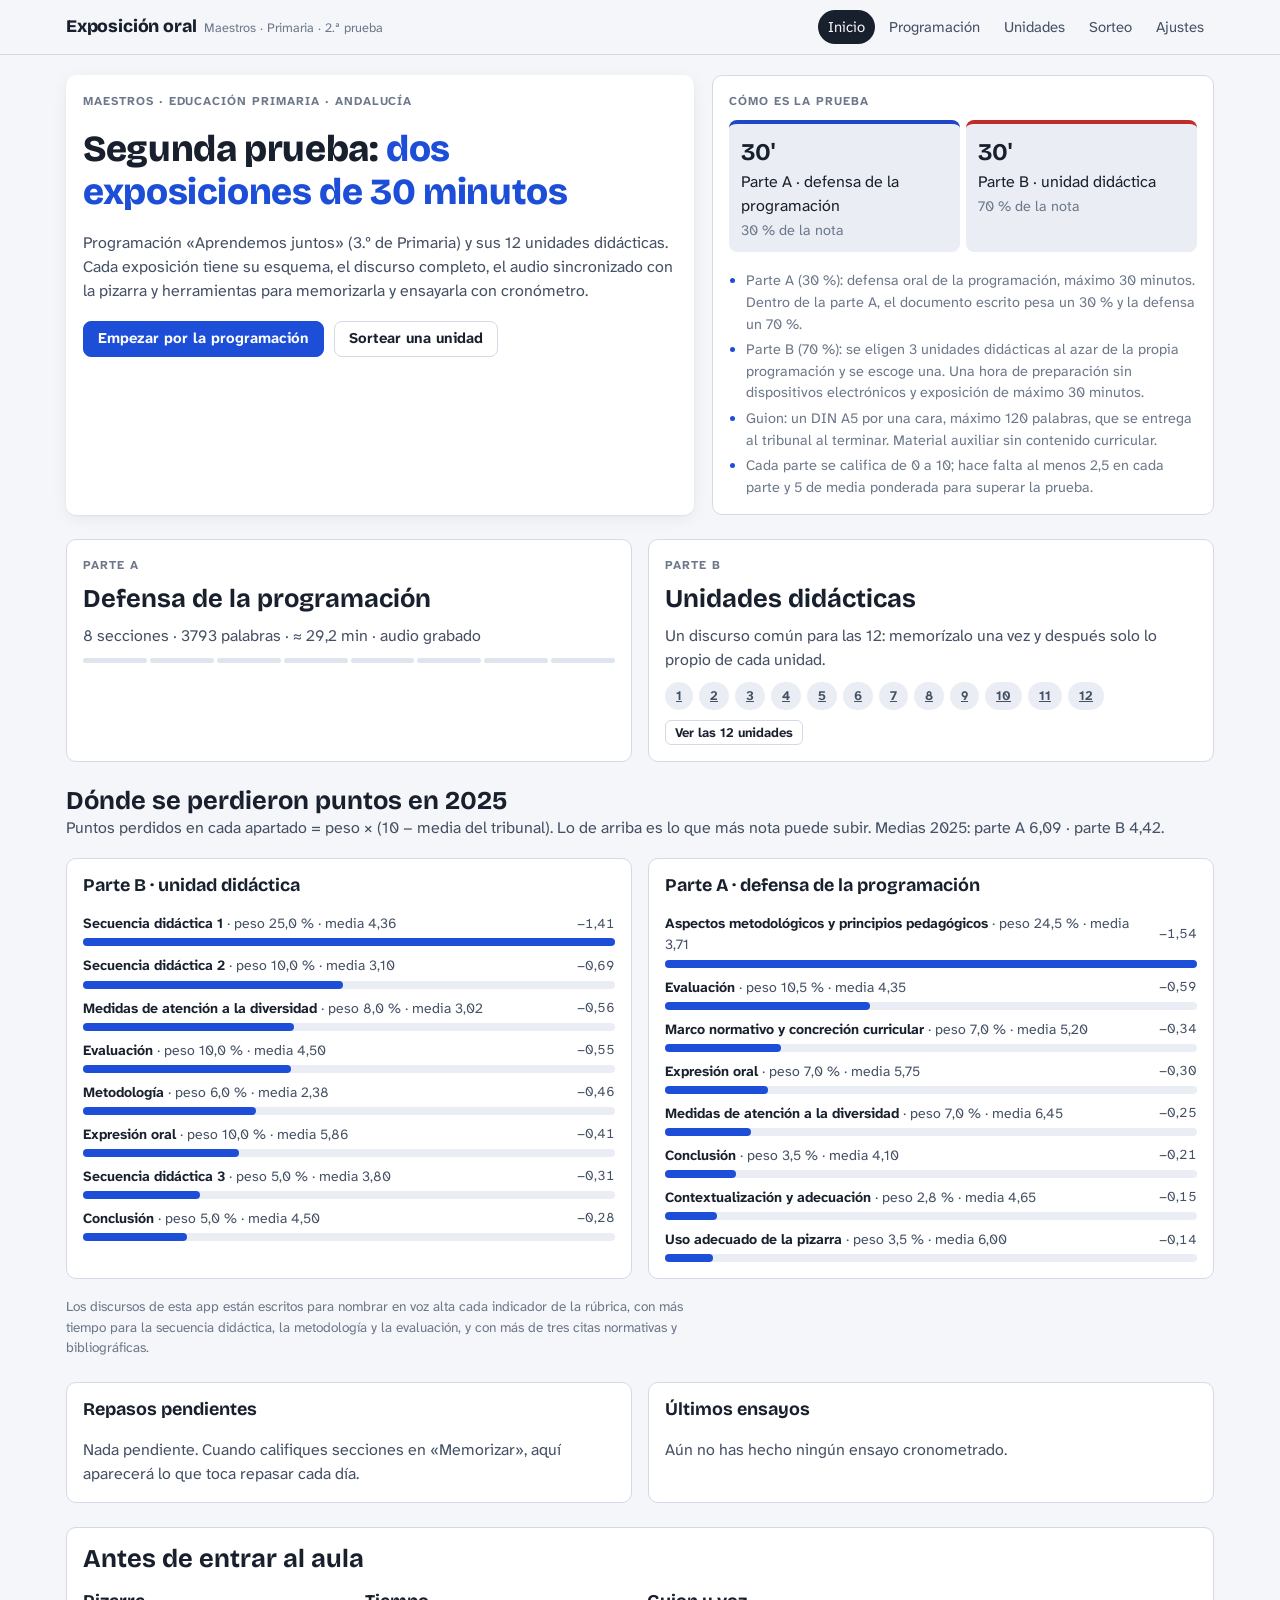
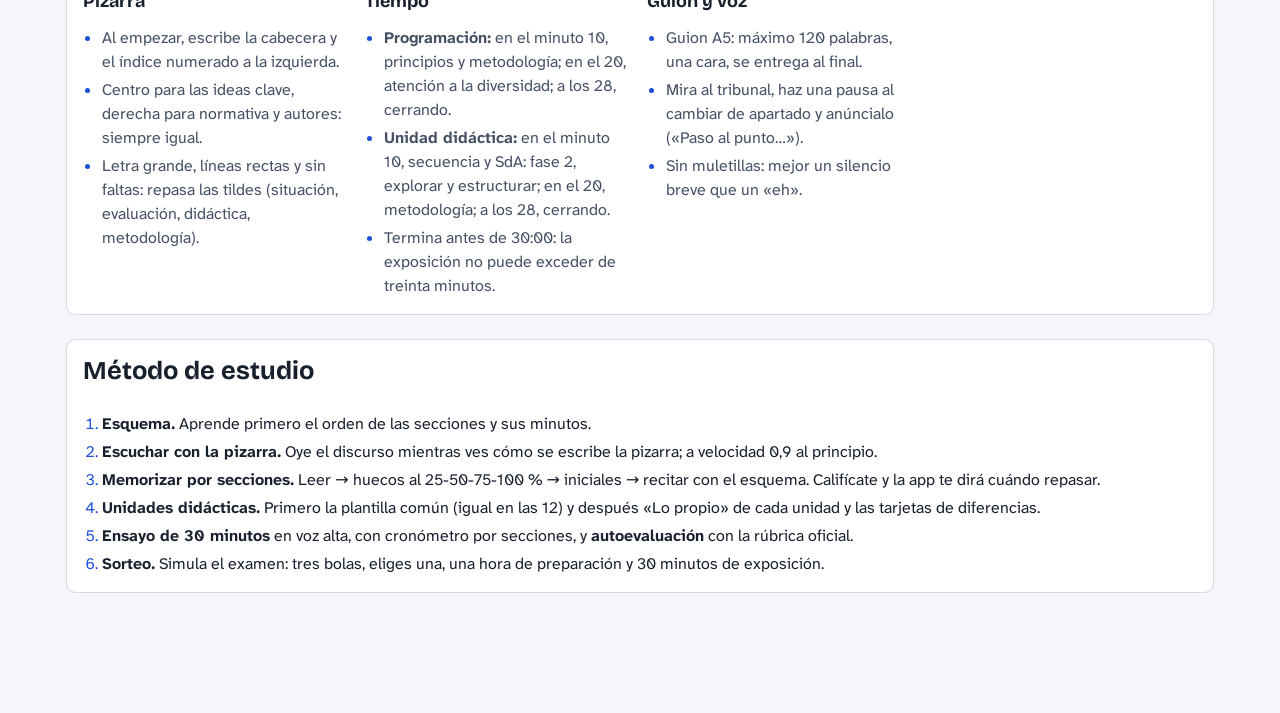
<file: index.html>
<!doctype html>
<html lang="es">
<head>
<meta charset="utf-8">
<meta name="viewport" content="width=device-width,initial-scale=1,viewport-fit=cover">
<title>Exposición oral de oposiciones</title>
<meta name="description" content="Memoriza y practica la defensa de la programación y la exposición de las unidades didácticas: esquema, discurso, audio, pizarra, memorización y ensayos cronometrados.">
<meta name="theme-color" content="#1d4ed8">
<link rel="icon" href="data:image/svg+xml,%3Csvg xmlns=%22http://www.w3.org/2000/svg%22 viewBox=%220 0 32 32%22%3E%3Crect x=%222%22 y=%225%22 width=%2228%22 height=%2220%22 rx=%223%22 fill=%22%231f47c8%22/%3E%3Cpath d=%22M8 13h16M8 18h10%22 stroke=%22white%22 stroke-width=%222.5%22 stroke-linecap=%22round%22/%3E%3C/svg%3E">
<link rel="preconnect" href="https://fonts.googleapis.com">
<link rel="preconnect" href="https://fonts.gstatic.com" crossorigin>
<link rel="stylesheet" href="https://fonts.googleapis.com/css2?family=Atkinson+Hyperlegible+Next:ital,wght@0,400;0,700;1,400&family=Bricolage+Grotesque:opsz,wght@12..96,600;12..96,800&family=JetBrains+Mono:wght@400;700&family=Kalam:wght@400;700&display=swap">
<link rel="stylesheet" href="css/estilos.css">
</head>
<body>
<noscript><p style="padding:16px">Esta aplicación necesita JavaScript.</p></noscript>
<script src="datos/contenido.js"></script>
<script src="datos/audio.js"></script>
<script src="js/util.js"></script>
<script src="js/nucleo.js"></script>
<script src="js/pizarra.js"></script>
<script src="js/vistas-expo.js"></script>
<script src="js/vistas-generales.js"></script>
<script src="js/app.js"></script>
</body>
</html>
</file>
<file: css/estilos.css>
/* Concepto: cuaderno de estudio con una pizarra de aula como pieza central.
   Claro = pizarra blanca y rotuladores; oscuro = pizarra verde y tiza. */
:root {
  --bg: #f4f6f9;
  --surface: #ffffff;
  --surface-2: #eaeef4;
  --surface-3: #dfe5ee;
  --fg: #18202d;
  --fg-2: #445064;
  --muted: #6c778a;
  --line: #d3dae5;
  --accent: #1d4ed8;
  --accent-ink: #ffffff;
  --accent-soft: #e3eafc;
  --marca: #fff0a3;
  --marca-ink: #3d3200;
  --bueno: #237047;
  --aviso: #9a6200;
  --critico: #b42318;
  --bueno-soft: #dff1e6;
  --aviso-soft: #fbefd6;
  --critico-soft: #fbe2df;
  --pz-fondo: #fbfbf8;
  --pz-marco: #b9c1cc;
  --pz-rojo: #c22b2b;
  --pz-negro: #1e2533;
  --pz-azul: #1f47c8;
  --pz-verde: #17734a;
  --pz-sombra: rgba(20, 30, 50, .12);
  --sombra: 0 1px 2px rgba(20, 30, 50, .06), 0 4px 16px rgba(20, 30, 50, .06);

  --f-display: "Bricolage Grotesque", "Segoe UI", system-ui, sans-serif;
  --f-texto: "Atkinson Hyperlegible Next", "Atkinson Hyperlegible", "Segoe UI", system-ui, -apple-system, sans-serif;
  --f-mano: "Kalam", "Segoe Print", "Comic Sans MS", cursive;
  --f-mono: "JetBrains Mono", ui-monospace, "SFMono-Regular", Menlo, monospace;

  --radio: 10px;
  --texto-discurso: 1.12rem;
  color-scheme: light;
}
@media (prefers-color-scheme: dark) {
  :root:not([data-theme="light"]) {
    --bg: #121a17; --surface: #19231f; --surface-2: #213029; --surface-3: #2a3b33; --fg: #e9efe9; --fg-2: #bccac1;
    --muted: #8fa197; --line: #2f4239; --accent: #8db4ff; --accent-ink: #0c1530; --accent-soft: #22324f;
    --marca: #5b4a12; --marca-ink: #ffeaa0; --bueno: #79d29b; --aviso: #f0bf5a; --critico: #ff8f84;
    --bueno-soft: #1d3a2a; --aviso-soft: #3d3016; --critico-soft: #43201d;
    --pz-fondo: #23332c; --pz-marco: #5a4632; --pz-rojo: #ffa094; --pz-negro: #f3f3ec; --pz-azul: #acc9ff; --pz-verde: #a2e3b8;
    --pz-sombra: rgba(0, 0, 0, .35); --sombra: 0 1px 2px rgba(0, 0, 0, .3), 0 4px 16px rgba(0, 0, 0, .25);
    color-scheme: dark;
  }
}
:root[data-theme="dark"] {
  --bg: #121a17; --surface: #19231f; --surface-2: #213029; --surface-3: #2a3b33; --fg: #e9efe9; --fg-2: #bccac1;
  --muted: #8fa197; --line: #2f4239; --accent: #8db4ff; --accent-ink: #0c1530; --accent-soft: #22324f;
  --marca: #5b4a12; --marca-ink: #ffeaa0; --bueno: #79d29b; --aviso: #f0bf5a; --critico: #ff8f84;
  --bueno-soft: #1d3a2a; --aviso-soft: #3d3016; --critico-soft: #43201d;
  --pz-fondo: #23332c; --pz-marco: #5a4632; --pz-rojo: #ffa094; --pz-negro: #f3f3ec; --pz-azul: #acc9ff; --pz-verde: #a2e3b8;
  --pz-sombra: rgba(0, 0, 0, .35); --sombra: 0 1px 2px rgba(0, 0, 0, .3), 0 4px 16px rgba(0, 0, 0, .25);
  color-scheme: dark;
}

* { box-sizing: border-box; }
[hidden] { display: none !important; }
html { -webkit-text-size-adjust: 100%; }
body {
  margin: 0; background: var(--bg); color: var(--fg);
  font-family: var(--f-texto); font-size: 16px; line-height: 1.5;
}
button, input, select, textarea { font: inherit; color: inherit; }
a { color: var(--accent); }
:focus-visible { outline: 2px solid var(--accent); outline-offset: 2px; border-radius: 4px; }
h1, h2, h3, h4 { font-family: var(--f-display); line-height: 1.15; text-wrap: balance; margin: 0; }
h1 { font-size: clamp(1.6rem, 1.2rem + 1.6vw, 2.3rem); font-weight: 800; letter-spacing: -.01em; }
h2 { font-size: clamp(1.25rem, 1.05rem + .8vw, 1.6rem); font-weight: 700; }
h3 { font-size: 1.12rem; font-weight: 700; }
p { margin: 0; }
.num { font-variant-numeric: tabular-nums; }
.sr { position: absolute; width: 1px; height: 1px; overflow: hidden; clip: rect(0 0 0 0); white-space: nowrap; }

/* ------------------------------------------------------------ armazón */
.barra {
  position: sticky; top: env(safe-area-inset-top, 0px); z-index: 30;
  background: var(--bg); background: color-mix(in srgb, var(--bg) 88%, transparent);
  backdrop-filter: blur(8px); -webkit-backdrop-filter: blur(8px);
  border-bottom: 1px solid var(--line);
}
.barra-in { max-width: 1180px; margin: 0 auto; padding: 10px 16px; display: flex; align-items: center; gap: 14px; flex-wrap: wrap; }
.marca-app { display: flex; align-items: baseline; gap: 8px; text-decoration: none; color: var(--fg); margin-right: auto; }
.marca-app b { font-family: var(--f-display); font-weight: 800; font-size: 1.1rem; letter-spacing: -.01em; }
.marca-app span { font-size: .8rem; color: var(--muted); }
.nav { display: flex; gap: 4px; flex-wrap: wrap; }
.nav a {
  text-decoration: none; color: var(--fg-2); padding: 6px 10px; border-radius: 999px; font-size: .93rem;
}
.nav a:hover { background: var(--surface-2); color: var(--fg); }
.nav a[aria-current="page"] { background: var(--fg); color: var(--bg); }

main { max-width: 1180px; margin: 0 auto; padding-inline: 16px; padding-block: 20px 120px; }
.pila { display: flex; flex-direction: column; gap: 18px; }
.fila { display: flex; gap: 10px; align-items: center; flex-wrap: wrap; }
.entre { justify-content: space-between; }
.rejilla { display: grid; gap: 14px; grid-template-columns: repeat(auto-fill, minmax(min(100%, 260px), 1fr)); }
.rejilla-2 { display: grid; gap: 16px; grid-template-columns: repeat(auto-fit, minmax(min(100%, 380px), 1fr)); }
.tarjeta { background: var(--surface); border: 1px solid var(--line); border-radius: var(--radio); padding: 16px; min-width: 0; }
.tarjeta.elevada { box-shadow: var(--sombra); border-color: transparent; }
.eyebrow { font-size: .75rem; letter-spacing: .08em; text-transform: uppercase; color: var(--muted); font-weight: 700; }
.suave { color: var(--fg-2); }
.tenue { color: var(--muted); font-size: .9rem; }
.nota-pie { color: var(--muted); font-size: .85rem; max-width: 70ch; }

/* ------------------------------------------------------------ botones */
.btn {
  display: inline-flex; align-items: center; justify-content: center; gap: 8px; cursor: pointer;
  border: 1px solid var(--line); background: var(--surface); color: var(--fg);
  padding: 8px 14px; border-radius: 8px; font-weight: 700; font-size: .93rem; text-decoration: none; line-height: 1.2;
}
.btn:hover { border-color: var(--fg-2); }
.btn.primario { background: var(--accent); border-color: var(--accent); color: var(--accent-ink); }
.btn.primario:hover { filter: brightness(1.08); }
.btn.peligro { color: var(--critico); }
.btn.mini { padding: 4px 9px; font-size: .82rem; border-radius: 6px; }
.btn.redondo { width: 44px; height: 44px; padding: 0; border-radius: 50%; }
.btn.grande { width: 58px; height: 58px; border-radius: 50%; padding: 0; }
.btn[disabled] { opacity: .45; cursor: not-allowed; }
.btn svg { width: 18px; height: 18px; flex: none; }
.btn.grande svg { width: 26px; height: 26px; }
.chip {
  display: inline-flex; align-items: center; gap: 6px; padding: 3px 10px; border-radius: 999px;
  background: var(--surface-2); color: var(--fg-2); font-size: .82rem; font-weight: 700; border: 1px solid transparent;
  cursor: default; white-space: nowrap;
}
button.chip { cursor: pointer; }
button.chip[aria-pressed="true"] { background: var(--fg); color: var(--bg); }
.chip.bueno { background: var(--bueno-soft); color: var(--bueno); }
.chip.aviso { background: var(--aviso-soft); color: var(--aviso); }
.chip.critico { background: var(--critico-soft); color: var(--critico); }
.chip.acento { background: var(--accent-soft); color: var(--accent); }
.punto { width: 8px; height: 8px; border-radius: 50%; display: inline-block; background: currentColor; }

/* pestañas */
.pestanas { display: flex; gap: 2px; overflow-x: auto; border-bottom: 1px solid var(--line); scrollbar-width: thin; }
.pestanas a {
  text-decoration: none; color: var(--fg-2); padding: 9px 13px; font-weight: 700; font-size: .92rem;
  border-bottom: 3px solid transparent; white-space: nowrap;
}
.pestanas a:hover { color: var(--fg); }
.pestanas a[aria-current="page"] { color: var(--fg); border-bottom-color: var(--accent); }

/* cabecera de exposición */
.cab-expo { display: flex; gap: 16px; align-items: flex-end; flex-wrap: wrap; justify-content: space-between; }
.cab-expo .titulo { display: flex; flex-direction: column; gap: 4px; min-width: 0; }
.migas { font-size: .85rem; color: var(--muted); }
.migas a { color: var(--muted); }

/* ------------------------------------------------------------ inicio */
.hero { display: grid; gap: 18px; grid-template-columns: minmax(0, 1.25fr) minmax(0, 1fr); align-items: stretch; }
@media (max-width: 860px) { .hero { grid-template-columns: 1fr; } }
.hero h1 span { color: var(--accent); }
.linea-prueba { display: flex; flex-direction: column; gap: 10px; }
.reloj-prueba { display: grid; grid-template-columns: 1fr 1fr; gap: 6px; }
.reloj-prueba div { border-radius: 8px; padding: 10px 12px; background: var(--surface-2); }
.reloj-prueba b { display: block; font-family: var(--f-display); font-size: 1.5rem; }
.reloj-prueba .a { border-top: 4px solid var(--pz-azul); }
.reloj-prueba .b { border-top: 4px solid var(--pz-rojo); }
.acceso { display: flex; flex-direction: column; gap: 10px; text-decoration: none; color: var(--fg); }
.acceso:hover { border-color: var(--accent); }
.acceso .grande-num { font-family: var(--f-display); font-size: 2.1rem; font-weight: 800; line-height: 1; }

/* barras de diagnóstico (una serie: puntos perdidos) */
.barras { display: flex; flex-direction: column; gap: 9px; }
.barra-fila { display: grid; grid-template-columns: minmax(0, 1fr) 54px; gap: 4px 12px; align-items: center; }
.barra-fila .et { font-size: .88rem; color: var(--fg-2); min-width: 0; }
.barra-fila .et b { color: var(--fg); font-weight: 700; }
.barra-fila .val { text-align: right; font-size: .85rem; font-variant-numeric: tabular-nums; color: var(--fg-2); }
.barra-fila .pista { grid-column: 1 / -1; height: 8px; background: var(--surface-2); border-radius: 4px; position: relative; }
.barra-fila .relleno { position: absolute; inset: 0 auto 0 0; background: var(--accent); border-radius: 4px; min-width: 4px; }
.barra-fila:hover .relleno { filter: brightness(1.15); }

/* rejilla de UD */
.ud-trimestre { display: flex; flex-direction: column; gap: 10px; }
.ud-tarjeta { display: flex; flex-direction: column; gap: 8px; text-decoration: none; color: var(--fg); position: relative; }
.ud-tarjeta:hover { border-color: var(--accent); }
.ud-num { font-family: var(--f-display); font-weight: 800; font-size: .85rem; color: var(--accent); letter-spacing: .04em; }
.ud-tarjeta h3 { font-size: 1.05rem; }
.ud-tarjeta .sda { font-size: .86rem; color: var(--fg-2); }
.dominio { display: flex; gap: 3px; }
.dominio i { flex: 1; height: 5px; border-radius: 3px; background: var(--surface-3); }
.dominio i.n1 { background: var(--critico); } .dominio i.n2 { background: var(--aviso); }
.dominio i.n3 { background: var(--bueno); background: color-mix(in srgb, var(--bueno) 60%, var(--surface-3)); } .dominio i.n4 { background: var(--bueno); }

/* ------------------------------------------------------------ esquema */
.linea-tiempo { display: flex; height: 34px; border-radius: 8px; overflow: hidden; gap: 2px; background: var(--bg); }
.linea-tiempo a { display: flex; align-items: center; justify-content: center; text-decoration: none; color: var(--fg); font-size: .75rem; font-weight: 700; background: var(--surface-3); min-width: 0; overflow: hidden; white-space: nowrap; }
.linea-tiempo a:nth-child(odd) { background: var(--accent-soft); }
.marcas-tiempo { display: flex; justify-content: space-between; font-size: .75rem; color: var(--muted); font-variant-numeric: tabular-nums; }
.esq-seccion { display: grid; grid-template-columns: 92px minmax(0, 1fr); gap: 14px; }
@media (max-width: 640px) { .esq-seccion { grid-template-columns: 1fr; } }
.esq-tiempo { font-variant-numeric: tabular-nums; color: var(--fg-2); font-size: .9rem; }
.esq-tiempo b { display: block; font-family: var(--f-display); font-size: 1.4rem; color: var(--fg); }
.esq-lista { margin: 8px 0 0; padding-left: 1.2em; display: flex; flex-direction: column; gap: 4px; }
.esq-lista li::marker { color: var(--accent); }

/* ------------------------------------------------------------ discurso */
.discurso { font-size: var(--texto-discurso); line-height: 1.75; max-width: 72ch; }
.discurso p { margin: 0 0 1em; }
.discurso h3 { margin: 1.6em 0 .6em; display: flex; gap: 10px; align-items: baseline; flex-wrap: wrap; }
.discurso h3 .min { font-family: var(--f-mono); font-size: .8rem; color: var(--muted); font-weight: 400; }
.propio { background: var(--marca); color: var(--marca-ink); border-radius: 3px; padding: 0 2px; box-decoration-break: clone; -webkit-box-decoration-break: clone; }
.sin-marca .propio { background: none; color: inherit; padding: 0; }
.frase { border-radius: 4px; transition: background-color .2s; cursor: pointer; }
.frase:hover { background: var(--surface-2); }
.frase.actual { background: var(--accent-soft); box-shadow: 0 0 0 2px var(--accent-soft); }
.frase.leida { color: var(--fg-2); }
.notas-pizarra { display: flex; flex-wrap: wrap; gap: 4px 12px; margin: -.4em 0 1.1em; font-family: var(--f-mano); font-size: .95rem; line-height: 1.3; }
.notas-pizarra span { color: var(--pz-azul); }
.notas-pizarra span[data-zona="normativa"] { color: var(--pz-verde); }
.notas-pizarra span[data-zona="cabecera"] { color: var(--pz-rojo); }
.notas-pizarra span[data-zona="indice"] { color: var(--pz-negro); }
.notas-pizarra span::before { content: "✎ "; color: var(--muted); }
.indice-lateral { position: sticky; top: 70px; display: flex; flex-direction: column; gap: 2px; font-size: .88rem; }
.indice-lateral a { text-decoration: none; color: var(--fg-2); padding: 4px 8px; border-radius: 6px; }
.indice-lateral a:hover { background: var(--surface-2); color: var(--fg); }
.con-lateral { display: grid; grid-template-columns: 220px minmax(0, 1fr); gap: 28px; }
@media (max-width: 900px) { .con-lateral { grid-template-columns: 1fr; } .indice-lateral { position: static; flex-direction: row; flex-wrap: wrap; } }

/* ------------------------------------------------------------ escuchar */
.escuchar { display: grid; grid-template-columns: minmax(0, 1fr) minmax(0, 1.05fr); gap: 18px; align-items: start; }
@media (max-width: 980px) { .escuchar { grid-template-columns: 1fr; } }
.escuchar .texto-vivo { max-height: calc(100vh - 260px); min-height: 320px; overflow-y: auto; padding-right: 8px; scroll-behavior: smooth; }
@media (max-width: 980px) { .escuchar .texto-vivo { max-height: 55vh; } }
.panel-pizarra { position: sticky; top: 70px; display: flex; flex-direction: column; gap: 8px; }

/* reproductor */
.reproductor { display: flex; flex-direction: column; gap: 10px; }
.controles { display: flex; align-items: center; gap: 8px; flex-wrap: wrap; }
.progreso { display: flex; align-items: center; gap: 10px; font-variant-numeric: tabular-nums; font-size: .85rem; color: var(--fg-2); }
.progreso input[type=range] { flex: 1; min-width: 0; accent-color: var(--accent); }
.fuente-audio { font-size: .8rem; color: var(--muted); }
.minirep {
  position: fixed; left: 0; right: 0; bottom: 0; z-index: 40;
  background: var(--surface); border-top: 1px solid var(--line); box-shadow: 0 -4px 18px rgba(0,0,0,.08);
  padding: 8px 16px calc(8px + env(safe-area-inset-bottom, 0px));
}
.minirep-in { max-width: 1180px; margin: 0 auto; display: flex; gap: 12px; align-items: center; }
.minirep-in .info { min-width: 0; flex: 1; display: flex; flex-direction: column; }
.minirep-in .info b { white-space: nowrap; overflow: hidden; text-overflow: ellipsis; font-size: .92rem; }
.minirep-in .info span { font-size: .8rem; color: var(--muted); white-space: nowrap; overflow: hidden; text-overflow: ellipsis; }
.minirep-barra { height: 3px; background: var(--surface-3); position: absolute; left: 0; right: 0; top: 0; }
.minirep-barra i { display: block; height: 100%; background: var(--accent); width: 0; }

/* ------------------------------------------------------------ pizarra */
.pz-marco { width: 100%; aspect-ratio: 16 / 9; max-width: 100%; position: relative; border-radius: 12px; background: var(--pz-marco); padding: 8px; box-shadow: var(--sombra); overflow: hidden; }
.pz-escala { position: absolute; left: 8px; top: 8px; transform-origin: 0 0; }
.pizarra {
  width: 1280px; height: 720px; background: var(--pz-fondo); border-radius: 6px; padding: 22px 26px 18px;
  display: flex; flex-direction: column; gap: 12px; font-family: var(--f-mano); color: var(--pz-negro);
  box-shadow: inset 0 0 40px var(--pz-sombra); overflow: hidden; position: relative;
  --pz-tam: 21px;
}
.pz-cabecera { color: var(--pz-rojo); font-size: 31px; font-weight: 700; line-height: 1.1; text-align: center; min-height: 36px; border-bottom: 2px solid var(--pz-rojo); border-bottom: 2px solid color-mix(in srgb, var(--pz-rojo) 45%, transparent); padding-bottom: 6px; display: flex; gap: 6px 26px; justify-content: center; flex-wrap: wrap; }
.pz-cuerpo { flex: 1; display: grid; grid-template-columns: 250px minmax(0, 1fr) 270px; gap: 18px; min-height: 0; }
.pz-col { min-height: 0; overflow: hidden; display: flex; flex-direction: column; gap: 3px; font-size: var(--pz-tam); line-height: 1.25; }
.pz-indice { border-right: 2px dashed var(--pz-negro); border-right: 2px dashed color-mix(in srgb, var(--pz-negro) 25%, transparent); padding-right: 10px; }
.pz-normativa { border-left: 2px dashed var(--pz-verde); border-left: 2px dashed color-mix(in srgb, var(--pz-verde) 40%, transparent); padding-left: 12px; color: var(--pz-verde); }
.pz-centro { color: var(--pz-azul); display: block; columns: 2; column-gap: 20px; column-fill: auto; height: 100%; }
.pz-col h4 { font-family: var(--f-mano); font-size: calc(var(--pz-tam) * .95); font-weight: 700; text-decoration: underline; text-underline-offset: 3px; margin: 0 0 2px; }
.pz-caja { break-inside: avoid; margin: 0 0 10px; padding: 4px 8px 6px; border: 2px solid var(--pz-azul); border: 2px solid color-mix(in srgb, var(--pz-azul) 45%, transparent); border-radius: 10px 14px 9px 12px; }
.pz-caja h4 { color: var(--pz-rojo); text-decoration: none; }
.pz-caja.sin-escribir { border-color: transparent; }
.pz-it { display: block; position: relative; }
.pz-indice .pz-it.actual { font-weight: 700; }
.pz-indice .pz-it.actual::before { content: "➜"; position: absolute; left: -2px; transform: translateX(-100%); color: var(--pz-rojo); }
.pz-it.nuevo { animation: escribir .9s steps(18, end) both; }
.pz-it.nuevo::after { content: ""; position: absolute; left: 0; right: 0; bottom: -1px; height: 3px; background: var(--pz-rojo); background: color-mix(in srgb, var(--pz-rojo) 45%, transparent); border-radius: 2px; animation: subrayar 2.4s ease-out forwards; }
.pz-it .propio { background: var(--marca); background: color-mix(in srgb, var(--marca) 70%, transparent); color: inherit; }
.pz-vacia { position: absolute; inset: 0; display: grid; place-items: center; color: var(--pz-negro); color: color-mix(in srgb, var(--pz-negro) 35%, transparent); font-size: 28px; pointer-events: none; }
@keyframes escribir { from { clip-path: inset(0 100% 0 0); } to { clip-path: inset(0 0 0 0); } }
@keyframes subrayar { 0% { opacity: 1; } 70% { opacity: 1; } 100% { opacity: 0; } }
.pz-pantalla { position: fixed; inset: 0; z-index: 60; background: #0b0f0d; display: flex; flex-direction: column; padding: 12px; gap: 10px; }
.pz-pantalla .pz-marco { flex: 1; aspect-ratio: auto; border-radius: 6px; }
.pz-pantalla .controles { justify-content: center; color: #f2f2ec; }
.pz-pantalla .btn { background: #1d2522; color: #f2f2ec; border-color: #33403a; }

/* ------------------------------------------------------------ memorizar */
.memo-texto { font-size: var(--texto-discurso); line-height: 2; max-width: 72ch; }
.memo-texto p { margin: 0 0 1em; }
.oculta { display: inline-block; min-width: 1.6em; border-bottom: 2px solid var(--fg-2); color: transparent; cursor: pointer; border-radius: 2px; user-select: none; line-height: 1.2; }
.oculta:hover { background: var(--surface-2); }
.oculta.vista { color: var(--critico); border-bottom-color: transparent; user-select: auto; }
.inicial { letter-spacing: .02em; }
.inicial i { color: var(--muted); font-style: normal; }
.srs { display: flex; gap: 8px; flex-wrap: wrap; }
.srs .btn { flex: 1; min-width: 120px; flex-direction: column; gap: 2px; }
.srs .btn small { font-weight: 400; color: var(--muted); font-size: .76rem; }
.palabra-falta { background: var(--critico-soft); color: var(--critico); border-radius: 3px; }
.palabra-dicha { color: var(--bueno); }
.contexto-hueco { font-size: 1.05rem; line-height: 1.7; }
.hueco-vacio { display: inline-block; min-width: 6em; border-bottom: 2px dashed var(--accent); color: var(--accent); font-weight: 700; padding: 0 4px; }

/* ------------------------------------------------------------ ensayo */
.cronometro { font-family: var(--f-mono); font-size: clamp(3.2rem, 2rem + 6vw, 6.2rem); font-weight: 700; line-height: 1; letter-spacing: -.03em; font-variant-numeric: tabular-nums; }
.cronometro.aviso { color: var(--aviso); }
.cronometro.critico { color: var(--critico); }
.ensayo-panel { display: grid; grid-template-columns: minmax(0, 1fr) minmax(0, 1fr); gap: 18px; }
@media (max-width: 860px) { .ensayo-panel { grid-template-columns: 1fr; } }
.tramos { position: relative; height: 30px; display: flex; gap: 2px; }
.tramos span { background: var(--surface-3); border-radius: 4px; font-size: .7rem; display: flex; align-items: center; justify-content: center; overflow: hidden; color: var(--fg-2); white-space: nowrap; }
.tramos span.hecho { background: var(--bueno-soft); color: var(--bueno); }
.tramos span.actual { background: var(--accent-soft); color: var(--accent); font-weight: 700; }
.aguja { position: absolute; top: -4px; bottom: -4px; width: 3px; background: var(--fg); border-radius: 2px; transition: left .3s linear; }
.tabla { width: 100%; border-collapse: collapse; font-size: .92rem; }
.tabla th, .tabla td { text-align: left; padding: 7px 8px; border-bottom: 1px solid var(--line); vertical-align: top; }
.tabla th { font-size: .78rem; text-transform: uppercase; letter-spacing: .06em; color: var(--muted); }
.tabla td.n, .tabla th.n { text-align: right; font-variant-numeric: tabular-nums; white-space: nowrap; }
.desliza { overflow-x: auto; max-width: 100%; }

/* rúbrica */
.rub-item { display: grid; grid-template-columns: minmax(0, 1fr) 220px; gap: 10px 18px; padding: 12px 0; border-bottom: 1px solid var(--line); }
@media (max-width: 700px) { .rub-item { grid-template-columns: 1fr; } }
.rub-item ul { margin: 6px 0 0; padding-left: 1.1em; color: var(--fg-2); font-size: .88rem; }
.rub-item input[type=range] { width: 100%; accent-color: var(--accent); }
.rub-total { font-family: var(--f-display); font-size: 2.6rem; font-weight: 800; line-height: 1; }

/* guion A5 */
.a5 {
  width: min(100%, 420px); aspect-ratio: 148 / 210; background: var(--pz-fondo); color: var(--pz-negro);
  border-radius: 4px; box-shadow: var(--sombra); padding: 26px 26px 20px; font-family: var(--f-mano); font-size: 1.12rem; line-height: 1.45;
  border: 1px solid var(--line); white-space: pre-wrap; overflow: auto;
}
.a5 .propio { background: var(--marca); background: color-mix(in srgb, var(--marca) 75%, transparent); color: inherit; }

/* ficha */
.ficha-semanas { display: grid; grid-template-columns: repeat(3, minmax(0, 1fr)); gap: 12px; }
@media (max-width: 900px) { .ficha-semanas { grid-template-columns: 1fr; } }
.ficha-semanas dl { margin: 0; display: flex; flex-direction: column; gap: 8px; font-size: .9rem; }
.ficha-semanas dt { font-weight: 700; color: var(--accent); font-size: .8rem; letter-spacing: .05em; }
.ficha-semanas dd { margin: 0; color: var(--fg-2); }
.lista-limpia { list-style: none; margin: 0; padding: 0; display: flex; flex-direction: column; gap: 6px; }

/* sorteo */
.bombo { display: flex; flex-wrap: wrap; gap: 10px; }
.bola {
  width: 54px; height: 54px; border-radius: 50%; display: grid; place-items: center; font-family: var(--f-display); font-weight: 800; font-size: 1.15rem;
  background: radial-gradient(circle at 35% 30%, var(--surface), var(--surface-3)); border: 1px solid var(--line); color: var(--fg-2);
}
.bola.sale { background: radial-gradient(circle at 35% 30%, #fff, var(--accent)); color: var(--accent-ink); border-color: var(--accent); animation: botar .5s ease-out; }
.bola.apagada { opacity: .35; }
@keyframes botar { 0% { transform: translateY(-14px) scale(.85); } 60% { transform: translateY(3px) scale(1.05); } 100% { transform: none; } }
.elegir-ud { display: grid; gap: 12px; grid-template-columns: repeat(auto-fit, minmax(min(100%, 240px), 1fr)); }

/* diferencias */
.matriz { border-collapse: separate; border-spacing: 0; font-size: .84rem; }
.matriz th, .matriz td { border-bottom: 1px solid var(--line); border-right: 1px solid var(--line); padding: 6px 8px; vertical-align: top; min-width: 190px; max-width: 280px; }
.matriz thead th { position: sticky; top: 0; background: var(--surface-2); z-index: 1; }
.matriz tbody th { position: sticky; left: 0; background: var(--surface); z-index: 1; min-width: 150px; text-align: left; }
.matriz-cont { max-height: 70vh; overflow: auto; border: 1px solid var(--line); border-radius: var(--radio); }

/* formularios */
.campo { display: flex; flex-direction: column; gap: 4px; font-size: .9rem; }
.campo select, .campo input[type=text], textarea { background: var(--surface); border: 1px solid var(--line); border-radius: 8px; padding: 8px 10px; }
textarea { width: 100%; min-height: 120px; font-family: var(--f-mono); font-size: .8rem; }
.interruptor { display: inline-flex; gap: 8px; align-items: center; font-size: .92rem; cursor: pointer; }
.interruptor input { width: 18px; height: 18px; accent-color: var(--accent); }
.aviso-caja { border-left: 4px solid var(--aviso); background: var(--aviso-soft); padding: 10px 14px; border-radius: 6px; font-size: .92rem; }
.info-caja { border-left: 4px solid var(--accent); background: var(--accent-soft); padding: 10px 14px; border-radius: 6px; font-size: .92rem; }
.toast { position: fixed; left: 50%; bottom: 90px; transform: translateX(-50%); background: var(--fg); color: var(--bg); padding: 10px 16px; border-radius: 8px; z-index: 80; font-size: .92rem; box-shadow: var(--sombra); }

@media (prefers-reduced-motion: reduce) {
  *, *::before, *::after { animation-duration: .001ms !important; animation-iteration-count: 1 !important; transition-duration: .001ms !important; scroll-behavior: auto !important; }
}

/* ajustes para pantallas estrechas */
[data-secs] .chip { white-space: normal; text-align: left; }
@media (max-width: 640px) {
  .barra-in { flex-wrap: nowrap; gap: 8px; padding-block: 8px; }
  .marca-app span { display: none; }
  .nav { flex-wrap: nowrap; overflow-x: auto; scrollbar-width: none; min-width: 0; }
  .nav::-webkit-scrollbar { display: none; }
  .nav a { padding: 6px 9px; white-space: nowrap; }
  main { padding-block: 14px 110px; }
}

.solo-propias .frase:not(.con-propio) { opacity: .4; }

/* pizarra como lista (pantallas estrechas) */
.pz-marco.pz-lista { aspect-ratio: auto; max-height: 72vh; overflow-y: auto; padding: 0; }
.pz-lista .pz-escala { position: static; transform: none; }
.pz-lista .pizarra { width: auto; height: auto; min-height: 220px; padding: 14px 16px; gap: 10px; --pz-tam: 18px; }
.pz-lista .pz-cabecera { font-size: 24px; }
.pz-lista .pz-cuerpo { display: flex; flex-direction: column; gap: 12px; }
.pz-lista .pz-col { overflow: visible; }
.pz-lista .pz-indice { border-right: 0; padding-right: 0; padding-left: 18px; padding-bottom: 8px; border-bottom: 2px dashed var(--pz-negro); border-bottom: 2px dashed color-mix(in srgb, var(--pz-negro) 25%, transparent); }
.pz-lista .pz-normativa { border-left: 0; padding-left: 0; padding-top: 8px; border-top: 2px dashed var(--pz-verde); border-top: 2px dashed color-mix(in srgb, var(--pz-verde) 40%, transparent); }
.pz-lista .pz-centro { columns: 1; height: auto; }
.pz-lista .pz-vacia { position: static; padding: 24px 0; }
/* pantalla completa: los controles flotan sobre la pizarra */
.pz-pantalla { padding: 6px; }
.pz-pantalla .pz-marco { height: 100%; }
.pz-pantalla .controles { position: absolute; left: 50%; bottom: calc(10px + env(safe-area-inset-bottom, 0px)); transform: translateX(-50%); background: rgba(10, 14, 12, .62); border-radius: 999px; padding: 6px 10px; z-index: 2; flex-wrap: nowrap; }
.pz-pantalla .btn.grande { width: 50px; height: 50px; }
/* el esquema no debe desbordar en móvil */
@media (max-width: 640px) { .esq-seccion { grid-template-columns: minmax(0, 1fr); } }
.esq-seccion .chip { white-space: normal; text-align: left; }

/* desplegables y chips que no deben ensanchar la página en el móvil */
.campo { min-width: 0; max-width: 100%; }
.campo select { min-width: 0; max-width: 100%; text-overflow: ellipsis; }
.fila > .campo { flex: 0 1 auto; }
[data-cuerpo] .chip { white-space: normal; text-align: left; }
.campo select { max-width: min(100%, calc(100vw - 48px)); }
[data-filtros] .campo select { max-width: 52vw; }
</file>
